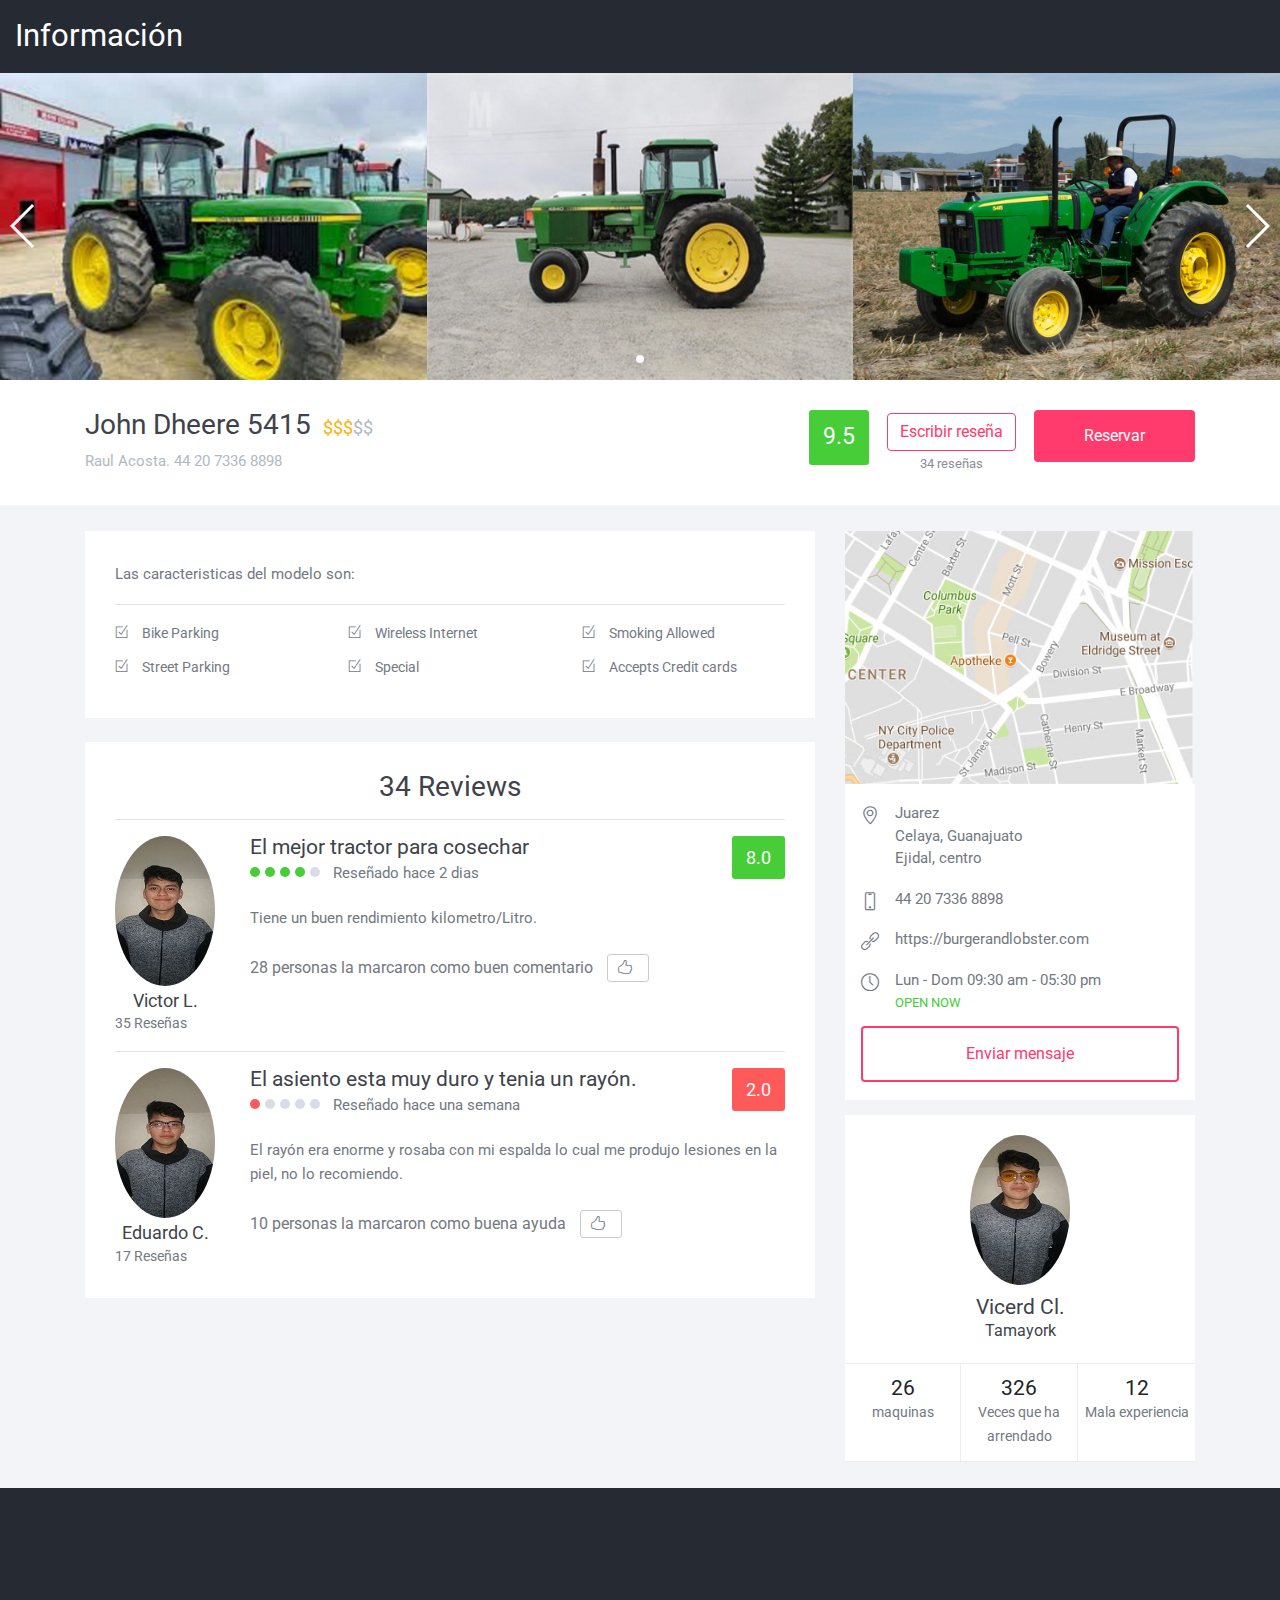
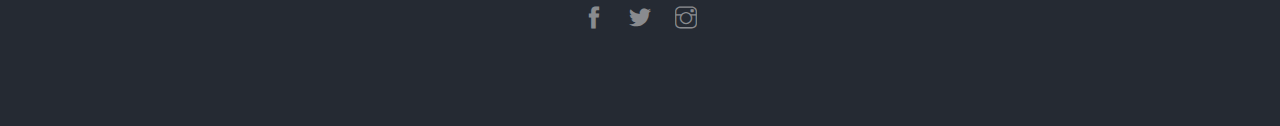
<file: detail.html>
<!DOCTYPE html>
<html lang="en">

<head>
    <!-- Required meta tags -->
    <meta charset="utf-8">
    <meta http-equiv="X-UA-Compatible" content="IE=edge">
    <meta name="viewport" content="width=device-width, initial-scale=1, shrink-to-fit=no">
    <meta name="author" content="Colorlib">
    <meta name="description" content="#">
    <meta name="keywords" content="#">
    <!-- Favicons -->
    <link rel="shortcut icon" href="#">
    <!-- Page Title -->
    <title>Listing &amp; Directory Website Template</title>
    <!-- Bootstrap CSS -->
    <link rel="stylesheet" href="css/bootstrap.min.css">
    <!-- Google Fonts -->
    <link href="https://fonts.googleapis.com/css?family=Roboto:300,400,400i,500,700,900" rel="stylesheet">
    <!-- Simple line Icon -->
    <link rel="stylesheet" href="css/simple-line-icons.css">
    <!-- Themify Icon -->
    <link rel="stylesheet" href="css/themify-icons.css">
    <!-- Hover Effects -->
    <link rel="stylesheet" href="css/set1.css">
    <!-- Swipper Slider -->
    <link rel="stylesheet" href="css/swiper.min.css">
    <!-- Magnific Popup CSS -->
    <link rel="stylesheet" href="css/magnific-popup.css">
    <!-- Main CSS -->
    <link rel="stylesheet" href="css/style.css">
</head>

<body>
    <!--============================= HEADER =============================-->
    <div class="dark-bg sticky-top">
        <div class="container-fluid">
            <div class="row">
                <div class="col-md-12">
                    <nav class="navbar navbar-expand-lg navbar-light">
                        <a class="navbar-brand" href="index.html">Información</a>
                        <button class="navbar-toggler" type="button" data-toggle="collapse" data-target="#navbarNavDropdown" aria-controls="navbarNavDropdown" aria-expanded="false" aria-label="Toggle navigation">
              <span class="icon-menu"></span>
            </button>
                    </nav>
                </div>
            </div>
        </div>
    </div>
    <!--//END HEADER -->
    <!--============================= BOOKING =============================-->
    <div>
        <!-- Swiper -->
        <div class="swiper-container">
            <div class="swiper-wrapper">

                <div class="swiper-slide">
                    <a href="images/reserve-slide2.jpg" class="grid image-link">
                        <img src="images/john deere 5415.jfif" class="img-fluid" alt="#">
                    </a>
                </div>
                <div class="swiper-slide">
                    <a href="images/reserve-slide1.jpg" class="grid image-link">
                        <img src="images/john deere 5415 (2).jfif" class="img-fluid" alt="#">
                    </a>
                </div>
                <div class="swiper-slide">
                    <a href="images/reserve-slide3.jpg" class="grid image-link">
                        <img src="images/john deere 5415 (3).jpg" class="img-fluid" alt="#">
                    </a>
                </div>
            </div>
            <!-- Add Pagination -->
            <div class="swiper-pagination swiper-pagination-white"></div>
            <!-- Add Arrows -->
            <div class="swiper-button-next swiper-button-white"></div>
            <div class="swiper-button-prev swiper-button-white"></div>
        </div>
    </div>
    <!--//END BOOKING -->
    <!--============================= RESERVE A SEAT =============================-->
    <section class="reserve-block">
        <div class="container">
            <div class="row">
                <div class="col-md-6">
                    <h5>John Dheere 5415</h5>
                    <p><span>$$$</span>$$</p> <br>
                    <p class="reserve-description">Raul Acosta. 44 20 7336 8898</p>
                </div>
                <div class="col-md-6">
                    <div class="reserve-seat-block">
                        <div class="reserve-rating">
                            <span>9.5</span>
                        </div>
                        <div class="review-btn">
                            <a href="#" class="btn btn-outline-danger">Escribir reseña</a>
                            <span>34 reseñas</span>
                        </div>
                        <div class="reserve-btn">
                            <div class="featured-btn-wrap">
                                <a href="#" class="btn btn-danger">Reservar</a>
                            </div>
                        </div>
                    </div>
                </div>
            </div>
        </div>
    </section>
    <!--//END RESERVE A SEAT -->
    <!--============================= BOOKING DETAILS =============================-->
    <section class="light-bg booking-details_wrap">
        <div class="container">
            <div class="row">
                <div class="col-md-8 responsive-wrap">
                    <div class="booking-checkbox_wrap">
                        <div class="booking-checkbox">
                            <p>Las caracteristicas del modelo son:</p>
                            <hr>
                        </div>
                        <div class="row">
                            <div class="col-md-4">
                                <label class="custom-checkbox">
                        <span class="ti-check-box"></span>
                        <span class="custom-control-description">Bike Parking</span>
                      </label> </div>
                            <div class="col-md-4">
                                <label class="custom-checkbox">
                       <span class="ti-check-box"></span>
                       <span class="custom-control-description">Wireless Internet  </span>
                     </label>
                            </div>
                            <div class="col-md-4">
                                <label class="custom-checkbox">
                     <span class="ti-check-box"></span>
                     <span class="custom-control-description">Smoking Allowed  </span>
                   </label> </div>
                            <div class="col-md-4">
                                <label class="custom-checkbox">
                    <span class="ti-check-box"></span>
                    <span class="custom-control-description">Street Parking</span>
                  </label>
                            </div>
                            <div class="col-md-4">
                                <label class="custom-checkbox">
                   <span class="ti-check-box"></span>
                   <span class="custom-control-description">Special</span>
                 </label> </div>
                            <div class="col-md-4">
                                <label class="custom-checkbox">
                  <span class="ti-check-box"></span>
                  <span class="custom-control-description">Accepts Credit cards</span>
                </label>
                            </div>
                        </div>
                    </div>
                    <div class="booking-checkbox_wrap mt-4">
                        <h5>34 Reviews</h5>
                        <hr>
                        <div class="customer-review_wrap">
                            <div class="customer-img">
                                <img src="images/1.jpeg" class="img-fluid" alt="#">
                                <p>Victor L.</p>
                                <span>35 Reseñas</span>
                            </div>
                            <div class="customer-content-wrap">
                                <div class="customer-content">
                                    <div class="customer-review">
                                        <h6>El mejor tractor para cosechar</h6>
                                        <span></span>
                                        <span></span>
                                        <span></span>
                                        <span></span>
                                        <span class="round-icon-blank"></span>
                                        <p>Reseñado hace 2 dias</p>
                                    </div>
                                    <div class="customer-rating">8.0</div>
                                </div>
                                <p class="customer-text">
                                  Tiene un buen rendimiento kilometro/Litro.
                                </p>
                                <span>28 personas la marcaron como buen comentario</span>
                                <a href="#"><span class="icon-like"></span></a>
                            </div>
                        </div>
                        <hr>
                        <div class="customer-review_wrap">
                            <div class="customer-img">
                                <img src="images/2.jpeg" class="img-fluid" alt="#">
                                <p>Eduardo C.</p>
                                <span>17 Reseñas</span>
                            </div>
                            <div class="customer-content-wrap">
                                <div class="customer-content">
                                    <div class="customer-review">
                                        <h6>El asiento esta muy duro y tenia un rayón.</h6>
                                        <span class="customer-rating-red"></span>
                                        <span class="round-icon-blank"></span>
                                        <span class="round-icon-blank"></span>
                                        <span class="round-icon-blank"></span>
                                        <span class="round-icon-blank"></span>
                                        <p>Reseñado hace una semana</p>
                                    </div>
                                    <div class="customer-rating customer-rating-red">2.0</div>
                                </div>
                                <p class="customer-text">El rayón era enorme y rosaba con mi espalda lo cual me produjo lesiones en la piel, no lo recomiendo.</p>
                                <span>10 personas la marcaron como buena ayuda</span>
                                <a href="#"><span class="icon-like"></span></a>
                            </div>
                        </div>
                    </div>
                </div>
                <div class="col-md-4 responsive-wrap">
                    <div class="contact-info">
                        <img src="images/map.jpg" class="img-fluid" alt="#">
                        <div class="address">
                            <span class="icon-location-pin"></span>
                            <p> Juarez<br> Celaya, Guanajuato<br> Ejidal, centro</p>
                        </div>
                        <div class="address">
                            <span class="icon-screen-smartphone"></span>
                            <p> 44 20 7336 8898</p>
                        </div>
                        <div class="address">
                            <span class="icon-link"></span>
                            <p>https://burgerandlobster.com</p>
                        </div>
                        <div class="address">
                            <span class="icon-clock"></span>
                            <p>Lun - Dom 09:30 am - 05:30 pm <br>
                                <span class="open-now">OPEN NOW</span></p>
                        </div>
                        <a href="#" class="btn btn-outline-danger btn-contact">Enviar mensaje</a>
                    </div>
                    <div class="follow">
                        <div class="follow-img">
                            <img src="images/3.jpeg" class="img-fluid" alt="#">
                            <h6>Vicerd Cl.</h6>
                            <span>Tamayork</span>
                        </div>
                        <ul class="social-counts">
                            <li>
                                <h6>26</h6>
                                <span>maquinas</span>
                            </li>
                            <li>
                                <h6>326</h6>
                                <span>Veces que ha arrendado</span>
                            </li>
                            <li>
                                <h6>12</h6>
                                <span>Mala experiencia</span>
                            </li>
                        </ul>
                    </div>
                </div>
            </div>
        </div>
    </section>
    <!--//END BOOKING DETAILS -->
    <!--============================= FOOTER =============================-->
    <footer class="main-block dark-bg">
        <div class="container">
            <div class="row">
                <div class="col-md-12">
                    <div class="copyright">
                        <ul>
                            <li><a href="#"><span class="ti-facebook"></span></a></li>
                            <li><a href="#"><span class="ti-twitter-alt"></span></a></li>
                            <li><a href="#"><span class="ti-instagram"></span></a></li>
                        </ul>
                    </div>
                </div>
            </div>
        </div>
    </footer>
    <!--//END FOOTER -->




    <!-- jQuery, Bootstrap JS. -->
    <!-- jQuery first, then Popper.js, then Bootstrap JS -->
    <script src="js/jquery-3.2.1.min.js"></script>
    <script src="js/popper.min.js"></script>
    <script src="js/bootstrap.min.js"></script>
    <!-- Magnific popup JS -->
    <script src="js/jquery.magnific-popup.js"></script>
    <!-- Swipper Slider JS -->
    <script src="js/swiper.min.js"></script>
    <script>
        var swiper = new Swiper('.swiper-container', {
            slidesPerView: 3,
            slidesPerGroup: 3,
            loop: true,
            loopFillGroupWithBlank: true,
            pagination: {
                el: '.swiper-pagination',
                clickable: true,
            },
            navigation: {
                nextEl: '.swiper-button-next',
                prevEl: '.swiper-button-prev',
            },
        });
    </script>
    <script>
        if ($('.image-link').length) {
            $('.image-link').magnificPopup({
                type: 'image',
                gallery: {
                    enabled: true
                }
            });
        }
        if ($('.image-link2').length) {
            $('.image-link2').magnificPopup({
                type: 'image',
                gallery: {
                    enabled: true
                }
            });
        }
    </script>
</body>

</html>
</file>
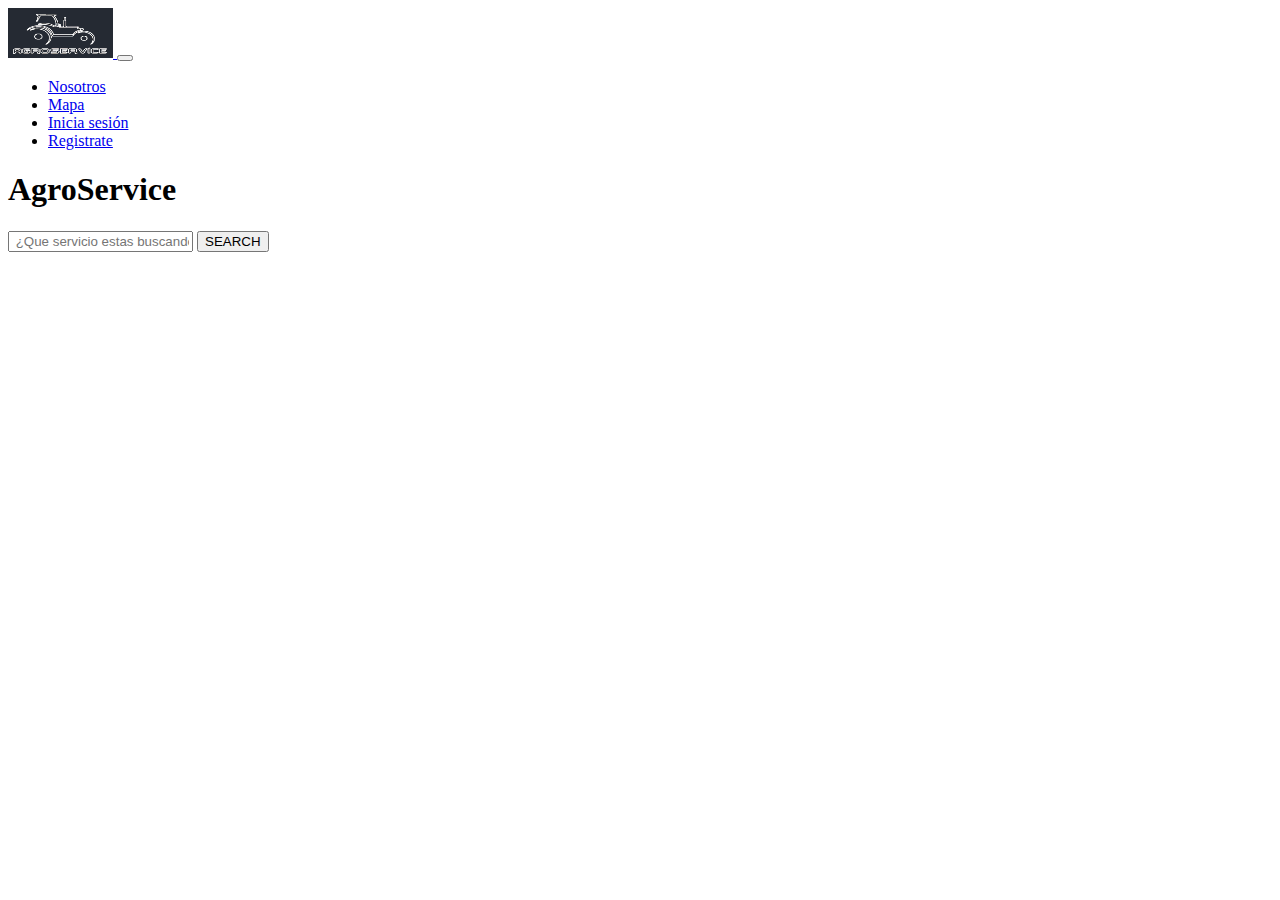
<file: map.html>
<!DOCTYPE html>
<html>
  <head>
    <meta name="viewport" content="width=device-width, initial-scale=1.0, maximum-scale=1.0, user-scalable=yes">
    <meta http-equiv="Content-type" content="text/html;charset=UTF-8">

    <title>DOM Marker</title>
    <link rel="stylesheet" type="text/css" href="https://js.api.here.com/v3/3.1/mapsjs-ui.css" />
    <script type="text/javascript" src="https://js.api.here.com/v3/3.1/mapsjs-core.js"></script>
    <script type="text/javascript" src="https://js.api.here.com/v3/3.1/mapsjs-service.js"></script>
    <script type="text/javascript" src="https://js.api.here.com/v3/3.1/mapsjs-ui.js"></script>
    <script type="text/javascript" src="https://js.api.here.com/v3/3.1/mapsjs-mapevents.js"></script></head>
  <body id="markers-on-the-map">
    <div class="nav-menu">
        <div class="bg transition">
            <div class="container-fluid fixed is-sticky">
                <div class="row ">
                    <div class="col-md-12">
                        <nav class="navbar navbar-expand-lg navbar-light">
                            <a class="navbar-brand" href="index.html"> <img src="./images/Logo.png" alt="AgroService" width="105" height="50" > </a>
                            <button class="navbar-toggler" type="button" data-toggle="collapse" data-target="#navbarNavDropdown" aria-controls="navbarNavDropdown" aria-expanded="false" aria-label="Toggle navigation">
                <span class="icon-menu"></span>
              </button>
                            <div class="collapse navbar-collapse justify-content-end is-sticky" id="navbarNavDropdown">
                                <ul class="navbar-nav">
                                  <li class="nav-item">
                                      <a class="nav-link" href="#">Nosotros</a>
                                  </li>
                                  <li class="nav-item">
                                      <a class="nav-link" href="./map.html">Mapa</a>
                                  </li>
                                    <li class="nav-item active">
                                        <a class="nav-link" href="#">Inicia sesión</a>
                                    </li>
                                    <li class="nav-item">
                                        <a class="nav-link" href="#">Registrate</a>
                                    </li>
                                </ul>
                            </div>
                        </nav>
                    </div>
                </div>
            </div>
        </div>
    </div>
    <!-- SLIDER -->
    <section class="slider d-flex align-items-center">
        <!-- <img src="images/slider.jpg" class="img-fluid" alt="#"> -->
        <div class="container">
            <div class="row d-flex justify-content-center">
                <div class="col-md-12">
                    <div class="slider-title_box">
                        <div class="row">
                            <div class="col-md-12">
                                <div class="slider-content_wrap">
                                    <h1>AgroService</h1>
                                    <h5></h5>
                                </div>
                            </div>
                        </div>
                        <div class="row d-flex justify-content-center">
                            <div class="col-md-10">
                                <form class="form-wrap mt-4">
                                    <div class="btn-group" role="group" aria-label="Basic example">
                                        <input type="text" placeholder=" ¿Que servicio estas buscando?" class="btn-lg btn-block">
                                        <button type="submit" class="btn-form"><span class="icon-magnifier search-icon"></span>SEARCH<i class="pe-7s-angle-right"></i></button>
                                    </div>
                                </form>

                            </div>
                        </div>
                    </div>
                </div>
            </div>
        </div>
    </section>
    <!--// SLIDER -->
    <div style="width: 640px; height: 480px" id="map"></div>
    <script type="text/javascript" src='./js/map.js'></script>
  </body>
</html>
</file>
<file: css/simple-line-icons.css>
@font-face {
  font-family: 'simple-line-icons';
  src: url('../fonts/Simple-Line-Icons.eot?v=2.4.0');
  src: url('../fonts/Simple-Line-Icons.eot?v=2.4.0#iefix') format('embedded-opentype'), url('../fonts/Simple-Line-Icons.woff2?v=2.4.0') format('woff2'), url('../fonts/Simple-Line-Icons.ttf?v=2.4.0') format('truetype'), url('../fonts/Simple-Line-Icons.woff?v=2.4.0') format('woff'), url('../fonts/Simple-Line-Icons.svg?v=2.4.0#simple-line-icons') format('svg');
  font-weight: normal;
  font-style: normal;
}
/*
 Use the following CSS code if you want to have a class per icon.
 Instead of a list of all class selectors, you can use the generic [class*="icon-"] selector, but it's slower:
*/
.icon-user,
.icon-people,
.icon-user-female,
.icon-user-follow,
.icon-user-following,
.icon-user-unfollow,
.icon-login,
.icon-logout,
.icon-emotsmile,
.icon-phone,
.icon-call-end,
.icon-call-in,
.icon-call-out,
.icon-map,
.icon-location-pin,
.icon-direction,
.icon-directions,
.icon-compass,
.icon-layers,
.icon-menu,
.icon-list,
.icon-options-vertical,
.icon-options,
.icon-arrow-down,
.icon-arrow-left,
.icon-arrow-right,
.icon-arrow-up,
.icon-arrow-up-circle,
.icon-arrow-left-circle,
.icon-arrow-right-circle,
.icon-arrow-down-circle,
.icon-check,
.icon-clock,
.icon-plus,
.icon-minus,
.icon-close,
.icon-event,
.icon-exclamation,
.icon-organization,
.icon-trophy,
.icon-screen-smartphone,
.icon-screen-desktop,
.icon-plane,
.icon-notebook,
.icon-mustache,
.icon-mouse,
.icon-magnet,
.icon-energy,
.icon-disc,
.icon-cursor,
.icon-cursor-move,
.icon-crop,
.icon-chemistry,
.icon-speedometer,
.icon-shield,
.icon-screen-tablet,
.icon-magic-wand,
.icon-hourglass,
.icon-graduation,
.icon-ghost,
.icon-game-controller,
.icon-fire,
.icon-eyeglass,
.icon-envelope-open,
.icon-envelope-letter,
.icon-bell,
.icon-badge,
.icon-anchor,
.icon-wallet,
.icon-vector,
.icon-speech,
.icon-puzzle,
.icon-printer,
.icon-present,
.icon-playlist,
.icon-pin,
.icon-picture,
.icon-handbag,
.icon-globe-alt,
.icon-globe,
.icon-folder-alt,
.icon-folder,
.icon-film,
.icon-feed,
.icon-drop,
.icon-drawer,
.icon-docs,
.icon-doc,
.icon-diamond,
.icon-cup,
.icon-calculator,
.icon-bubbles,
.icon-briefcase,
.icon-book-open,
.icon-basket-loaded,
.icon-basket,
.icon-bag,
.icon-action-undo,
.icon-action-redo,
.icon-wrench,
.icon-umbrella,
.icon-trash,
.icon-tag,
.icon-support,
.icon-frame,
.icon-size-fullscreen,
.icon-size-actual,
.icon-shuffle,
.icon-share-alt,
.icon-share,
.icon-rocket,
.icon-question,
.icon-pie-chart,
.icon-pencil,
.icon-note,
.icon-loop,
.icon-home,
.icon-grid,
.icon-graph,
.icon-microphone,
.icon-music-tone-alt,
.icon-music-tone,
.icon-earphones-alt,
.icon-earphones,
.icon-equalizer,
.icon-like,
.icon-dislike,
.icon-control-start,
.icon-control-rewind,
.icon-control-play,
.icon-control-pause,
.icon-control-forward,
.icon-control-end,
.icon-volume-1,
.icon-volume-2,
.icon-volume-off,
.icon-calendar,
.icon-bulb,
.icon-chart,
.icon-ban,
.icon-bubble,
.icon-camrecorder,
.icon-camera,
.icon-cloud-download,
.icon-cloud-upload,
.icon-envelope,
.icon-eye,
.icon-flag,
.icon-heart,
.icon-info,
.icon-key,
.icon-link,
.icon-lock,
.icon-lock-open,
.icon-magnifier,
.icon-magnifier-add,
.icon-magnifier-remove,
.icon-paper-clip,
.icon-paper-plane,
.icon-power,
.icon-refresh,
.icon-reload,
.icon-settings,
.icon-star,
.icon-symbol-female,
.icon-symbol-male,
.icon-target,
.icon-credit-card,
.icon-paypal,
.icon-social-tumblr,
.icon-social-twitter,
.icon-social-facebook,
.icon-social-instagram,
.icon-social-linkedin,
.icon-social-pinterest,
.icon-social-github,
.icon-social-google,
.icon-social-reddit,
.icon-social-skype,
.icon-social-dribbble,
.icon-social-behance,
.icon-social-foursqare,
.icon-social-soundcloud,
.icon-social-spotify,
.icon-social-stumbleupon,
.icon-social-youtube,
.icon-social-dropbox,
.icon-social-vkontakte,
.icon-social-steam {
  font-family: 'simple-line-icons';
  speak: none;
  font-style: normal;
  font-weight: normal;
  font-variant: normal;
  text-transform: none;
  line-height: 1;
  /* Better Font Rendering =========== */
  -webkit-font-smoothing: antialiased;
  -moz-osx-font-smoothing: grayscale;
}
.icon-user:before {
  content: "\e005";
}
.icon-people:before {
  content: "\e001";
}
.icon-user-female:before {
  content: "\e000";
}
.icon-user-follow:before {
  content: "\e002";
}
.icon-user-following:before {
  content: "\e003";
}
.icon-user-unfollow:before {
  content: "\e004";
}
.icon-login:before {
  content: "\e066";
}
.icon-logout:before {
  content: "\e065";
}
.icon-emotsmile:before {
  content: "\e021";
}
.icon-phone:before {
  content: "\e600";
}
.icon-call-end:before {
  content: "\e048";
}
.icon-call-in:before {
  content: "\e047";
}
.icon-call-out:before {
  content: "\e046";
}
.icon-map:before {
  content: "\e033";
}
.icon-location-pin:before {
  content: "\e096";
}
.icon-direction:before {
  content: "\e042";
}
.icon-directions:before {
  content: "\e041";
}
.icon-compass:before {
  content: "\e045";
}
.icon-layers:before {
  content: "\e034";
}
.icon-menu:before {
  content: "\e601";
}
.icon-list:before {
  content: "\e067";
}
.icon-options-vertical:before {
  content: "\e602";
}
.icon-options:before {
  content: "\e603";
}
.icon-arrow-down:before {
  content: "\e604";
}
.icon-arrow-left:before {
  content: "\e605";
}
.icon-arrow-right:before {
  content: "\e606";
}
.icon-arrow-up:before {
  content: "\e607";
}
.icon-arrow-up-circle:before {
  content: "\e078";
}
.icon-arrow-left-circle:before {
  content: "\e07a";
}
.icon-arrow-right-circle:before {
  content: "\e079";
}
.icon-arrow-down-circle:before {
  content: "\e07b";
}
.icon-check:before {
  content: "\e080";
}
.icon-clock:before {
  content: "\e081";
}
.icon-plus:before {
  content: "\e095";
}
.icon-minus:before {
  content: "\e615";
}
.icon-close:before {
  content: "\e082";
}
.icon-event:before {
  content: "\e619";
}
.icon-exclamation:before {
  content: "\e617";
}
.icon-organization:before {
  content: "\e616";
}
.icon-trophy:before {
  content: "\e006";
}
.icon-screen-smartphone:before {
  content: "\e010";
}
.icon-screen-desktop:before {
  content: "\e011";
}
.icon-plane:before {
  content: "\e012";
}
.icon-notebook:before {
  content: "\e013";
}
.icon-mustache:before {
  content: "\e014";
}
.icon-mouse:before {
  content: "\e015";
}
.icon-magnet:before {
  content: "\e016";
}
.icon-energy:before {
  content: "\e020";
}
.icon-disc:before {
  content: "\e022";
}
.icon-cursor:before {
  content: "\e06e";
}
.icon-cursor-move:before {
  content: "\e023";
}
.icon-crop:before {
  content: "\e024";
}
.icon-chemistry:before {
  content: "\e026";
}
.icon-speedometer:before {
  content: "\e007";
}
.icon-shield:before {
  content: "\e00e";
}
.icon-screen-tablet:before {
  content: "\e00f";
}
.icon-magic-wand:before {
  content: "\e017";
}
.icon-hourglass:before {
  content: "\e018";
}
.icon-graduation:before {
  content: "\e019";
}
.icon-ghost:before {
  content: "\e01a";
}
.icon-game-controller:before {
  content: "\e01b";
}
.icon-fire:before {
  content: "\e01c";
}
.icon-eyeglass:before {
  content: "\e01d";
}
.icon-envelope-open:before {
  content: "\e01e";
}
.icon-envelope-letter:before {
  content: "\e01f";
}
.icon-bell:before {
  content: "\e027";
}
.icon-badge:before {
  content: "\e028";
}
.icon-anchor:before {
  content: "\e029";
}
.icon-wallet:before {
  content: "\e02a";
}
.icon-vector:before {
  content: "\e02b";
}
.icon-speech:before {
  content: "\e02c";
}
.icon-puzzle:before {
  content: "\e02d";
}
.icon-printer:before {
  content: "\e02e";
}
.icon-present:before {
  content: "\e02f";
}
.icon-playlist:before {
  content: "\e030";
}
.icon-pin:before {
  content: "\e031";
}
.icon-picture:before {
  content: "\e032";
}
.icon-handbag:before {
  content: "\e035";
}
.icon-globe-alt:before {
  content: "\e036";
}
.icon-globe:before {
  content: "\e037";
}
.icon-folder-alt:before {
  content: "\e039";
}
.icon-folder:before {
  content: "\e089";
}
.icon-film:before {
  content: "\e03a";
}
.icon-feed:before {
  content: "\e03b";
}
.icon-drop:before {
  content: "\e03e";
}
.icon-drawer:before {
  content: "\e03f";
}
.icon-docs:before {
  content: "\e040";
}
.icon-doc:before {
  content: "\e085";
}
.icon-diamond:before {
  content: "\e043";
}
.icon-cup:before {
  content: "\e044";
}
.icon-calculator:before {
  content: "\e049";
}
.icon-bubbles:before {
  content: "\e04a";
}
.icon-briefcase:before {
  content: "\e04b";
}
.icon-book-open:before {
  content: "\e04c";
}
.icon-basket-loaded:before {
  content: "\e04d";
}
.icon-basket:before {
  content: "\e04e";
}
.icon-bag:before {
  content: "\e04f";
}
.icon-action-undo:before {
  content: "\e050";
}
.icon-action-redo:before {
  content: "\e051";
}
.icon-wrench:before {
  content: "\e052";
}
.icon-umbrella:before {
  content: "\e053";
}
.icon-trash:before {
  content: "\e054";
}
.icon-tag:before {
  content: "\e055";
}
.icon-support:before {
  content: "\e056";
}
.icon-frame:before {
  content: "\e038";
}
.icon-size-fullscreen:before {
  content: "\e057";
}
.icon-size-actual:before {
  content: "\e058";
}
.icon-shuffle:before {
  content: "\e059";
}
.icon-share-alt:before {
  content: "\e05a";
}
.icon-share:before {
  content: "\e05b";
}
.icon-rocket:before {
  content: "\e05c";
}
.icon-question:before {
  content: "\e05d";
}
.icon-pie-chart:before {
  content: "\e05e";
}
.icon-pencil:before {
  content: "\e05f";
}
.icon-note:before {
  content: "\e060";
}
.icon-loop:before {
  content: "\e064";
}
.icon-home:before {
  content: "\e069";
}
.icon-grid:before {
  content: "\e06a";
}
.icon-graph:before {
  content: "\e06b";
}
.icon-microphone:before {
  content: "\e063";
}
.icon-music-tone-alt:before {
  content: "\e061";
}
.icon-music-tone:before {
  content: "\e062";
}
.icon-earphones-alt:before {
  content: "\e03c";
}
.icon-earphones:before {
  content: "\e03d";
}
.icon-equalizer:before {
  content: "\e06c";
}
.icon-like:before {
  content: "\e068";
}
.icon-dislike:before {
  content: "\e06d";
}
.icon-control-start:before {
  content: "\e06f";
}
.icon-control-rewind:before {
  content: "\e070";
}
.icon-control-play:before {
  content: "\e071";
}
.icon-control-pause:before {
  content: "\e072";
}
.icon-control-forward:before {
  content: "\e073";
}
.icon-control-end:before {
  content: "\e074";
}
.icon-volume-1:before {
  content: "\e09f";
}
.icon-volume-2:before {
  content: "\e0a0";
}
.icon-volume-off:before {
  content: "\e0a1";
}
.icon-calendar:before {
  content: "\e075";
}
.icon-bulb:before {
  content: "\e076";
}
.icon-chart:before {
  content: "\e077";
}
.icon-ban:before {
  content: "\e07c";
}
.icon-bubble:before {
  content: "\e07d";
}
.icon-camrecorder:before {
  content: "\e07e";
}
.icon-camera:before {
  content: "\e07f";
}
.icon-cloud-download:before {
  content: "\e083";
}
.icon-cloud-upload:before {
  content: "\e084";
}
.icon-envelope:before {
  content: "\e086";
}
.icon-eye:before {
  content: "\e087";
}
.icon-flag:before {
  content: "\e088";
}
.icon-heart:before {
  content: "\e08a";
}
.icon-info:before {
  content: "\e08b";
}
.icon-key:before {
  content: "\e08c";
}
.icon-link:before {
  content: "\e08d";
}
.icon-lock:before {
  content: "\e08e";
}
.icon-lock-open:before {
  content: "\e08f";
}
.icon-magnifier:before {
  content: "\e090";
}
.icon-magnifier-add:before {
  content: "\e091";
}
.icon-magnifier-remove:before {
  content: "\e092";
}
.icon-paper-clip:before {
  content: "\e093";
}
.icon-paper-plane:before {
  content: "\e094";
}
.icon-power:before {
  content: "\e097";
}
.icon-refresh:before {
  content: "\e098";
}
.icon-reload:before {
  content: "\e099";
}
.icon-settings:before {
  content: "\e09a";
}
.icon-star:before {
  content: "\e09b";
}
.icon-symbol-female:before {
  content: "\e09c";
}
.icon-symbol-male:before {
  content: "\e09d";
}
.icon-target:before {
  content: "\e09e";
}
.icon-credit-card:before {
  content: "\e025";
}
.icon-paypal:before {
  content: "\e608";
}
.icon-social-tumblr:before {
  content: "\e00a";
}
.icon-social-twitter:before {
  content: "\e009";
}
.icon-social-facebook:before {
  content: "\e00b";
}
.icon-social-instagram:before {
  content: "\e609";
}
.icon-social-linkedin:before {
  content: "\e60a";
}
.icon-social-pinterest:before {
  content: "\e60b";
}
.icon-social-github:before {
  content: "\e60c";
}
.icon-social-google:before {
  content: "\e60d";
}
.icon-social-reddit:before {
  content: "\e60e";
}
.icon-social-skype:before {
  content: "\e60f";
}
.icon-social-dribbble:before {
  content: "\e00d";
}
.icon-social-behance:before {
  content: "\e610";
}
.icon-social-foursqare:before {
  content: "\e611";
}
.icon-social-soundcloud:before {
  content: "\e612";
}
.icon-social-spotify:before {
  content: "\e613";
}
.icon-social-stumbleupon:before {
  content: "\e614";
}
.icon-social-youtube:before {
  content: "\e008";
}
.icon-social-dropbox:before {
  content: "\e00c";
}
.icon-social-vkontakte:before {
  content: "\e618";
}
.icon-social-steam:before {
  content: "\e620";
}
</file>
<file: css/themify-icons.css>
@font-face {
	font-family: 'themify';
	src:url('../fonts/themify.eot?-fvbane');
	src:url('../fonts/themify.eot?#iefix-fvbane') format('embedded-opentype'),
	url('../fonts/themify.woff?-fvbane') format('woff'),
	url('../fonts/themify.ttf?-fvbane') format('truetype'),
	url('../fonts/themify.svg?-fvbane#themify') format('svg');
	font-weight: normal;
	font-style: normal;
}

[class^="ti-"], [class*=" ti-"] {
	font-family: 'themify';
	speak: none;
	font-style: normal;
	font-weight: normal;
	font-variant: normal;
	text-transform: none;
	line-height: 1;

	/* Better Font Rendering =========== */
	-webkit-font-smoothing: antialiased;
	-moz-osx-font-smoothing: grayscale;
}

.ti-wand:before {
	content: "\e600";
}
.ti-volume:before {
	content: "\e601";
}
.ti-user:before {
	content: "\e602";
}
.ti-unlock:before {
	content: "\e603";
}
.ti-unlink:before {
	content: "\e604";
}
.ti-trash:before {
	content: "\e605";
}
.ti-thought:before {
	content: "\e606";
}
.ti-target:before {
	content: "\e607";
}
.ti-tag:before {
	content: "\e608";
}
.ti-tablet:before {
	content: "\e609";
}
.ti-star:before {
	content: "\e60a";
}
.ti-spray:before {
	content: "\e60b";
}
.ti-signal:before {
	content: "\e60c";
}
.ti-shopping-cart:before {
	content: "\e60d";
}
.ti-shopping-cart-full:before {
	content: "\e60e";
}
.ti-settings:before {
	content: "\e60f";
}
.ti-search:before {
	content: "\e610";
}
.ti-zoom-in:before {
	content: "\e611";
}
.ti-zoom-out:before {
	content: "\e612";
}
.ti-cut:before {
	content: "\e613";
}
.ti-ruler:before {
	content: "\e614";
}
.ti-ruler-pencil:before {
	content: "\e615";
}
.ti-ruler-alt:before {
	content: "\e616";
}
.ti-bookmark:before {
	content: "\e617";
}
.ti-bookmark-alt:before {
	content: "\e618";
}
.ti-reload:before {
	content: "\e619";
}
.ti-plus:before {
	content: "\e61a";
}
.ti-pin:before {
	content: "\e61b";
}
.ti-pencil:before {
	content: "\e61c";
}
.ti-pencil-alt:before {
	content: "\e61d";
}
.ti-paint-roller:before {
	content: "\e61e";
}
.ti-paint-bucket:before {
	content: "\e61f";
}
.ti-na:before {
	content: "\e620";
}
.ti-mobile:before {
	content: "\e621";
}
.ti-minus:before {
	content: "\e622";
}
.ti-medall:before {
	content: "\e623";
}
.ti-medall-alt:before {
	content: "\e624";
}
.ti-marker:before {
	content: "\e625";
}
.ti-marker-alt:before {
	content: "\e626";
}
.ti-arrow-up:before {
	content: "\e627";
}
.ti-arrow-right:before {
	content: "\e628";
}
.ti-arrow-left:before {
	content: "\e629";
}
.ti-arrow-down:before {
	content: "\e62a";
}
.ti-lock:before {
	content: "\e62b";
}
.ti-location-arrow:before {
	content: "\e62c";
}
.ti-link:before {
	content: "\e62d";
}
.ti-layout:before {
	content: "\e62e";
}
.ti-layers:before {
	content: "\e62f";
}
.ti-layers-alt:before {
	content: "\e630";
}
.ti-key:before {
	content: "\e631";
}
.ti-import:before {
	content: "\e632";
}
.ti-image:before {
	content: "\e633";
}
.ti-heart:before {
	content: "\e634";
}
.ti-heart-broken:before {
	content: "\e635";
}
.ti-hand-stop:before {
	content: "\e636";
}
.ti-hand-open:before {
	content: "\e637";
}
.ti-hand-drag:before {
	content: "\e638";
}
.ti-folder:before {
	content: "\e639";
}
.ti-flag:before {
	content: "\e63a";
}
.ti-flag-alt:before {
	content: "\e63b";
}
.ti-flag-alt-2:before {
	content: "\e63c";
}
.ti-eye:before {
	content: "\e63d";
}
.ti-export:before {
	content: "\e63e";
}
.ti-exchange-vertical:before {
	content: "\e63f";
}
.ti-desktop:before {
	content: "\e640";
}
.ti-cup:before {
	content: "\e641";
}
.ti-crown:before {
	content: "\e642";
}
.ti-comments:before {
	content: "\e643";
}
.ti-comment:before {
	content: "\e644";
}
.ti-comment-alt:before {
	content: "\e645";
}
.ti-close:before {
	content: "\e646";
}
.ti-clip:before {
	content: "\e647";
}
.ti-angle-up:before {
	content: "\e648";
}
.ti-angle-right:before {
	content: "\e649";
}
.ti-angle-left:before {
	content: "\e64a";
}
.ti-angle-down:before {
	content: "\e64b";
}
.ti-check:before {
	content: "\e64c";
}
.ti-check-box:before {
	content: "\e64d";
}
.ti-camera:before {
	content: "\e64e";
}
.ti-announcement:before {
	content: "\e64f";
}
.ti-brush:before {
	content: "\e650";
}
.ti-briefcase:before {
	content: "\e651";
}
.ti-bolt:before {
	content: "\e652";
}
.ti-bolt-alt:before {
	content: "\e653";
}
.ti-blackboard:before {
	content: "\e654";
}
.ti-bag:before {
	content: "\e655";
}
.ti-move:before {
	content: "\e656";
}
.ti-arrows-vertical:before {
	content: "\e657";
}
.ti-arrows-horizontal:before {
	content: "\e658";
}
.ti-fullscreen:before {
	content: "\e659";
}
.ti-arrow-top-right:before {
	content: "\e65a";
}
.ti-arrow-top-left:before {
	content: "\e65b";
}
.ti-arrow-circle-up:before {
	content: "\e65c";
}
.ti-arrow-circle-right:before {
	content: "\e65d";
}
.ti-arrow-circle-left:before {
	content: "\e65e";
}
.ti-arrow-circle-down:before {
	content: "\e65f";
}
.ti-angle-double-up:before {
	content: "\e660";
}
.ti-angle-double-right:before {
	content: "\e661";
}
.ti-angle-double-left:before {
	content: "\e662";
}
.ti-angle-double-down:before {
	content: "\e663";
}
.ti-zip:before {
	content: "\e664";
}
.ti-world:before {
	content: "\e665";
}
.ti-wheelchair:before {
	content: "\e666";
}
.ti-view-list:before {
	content: "\e667";
}
.ti-view-list-alt:before {
	content: "\e668";
}
.ti-view-grid:before {
	content: "\e669";
}
.ti-uppercase:before {
	content: "\e66a";
}
.ti-upload:before {
	content: "\e66b";
}
.ti-underline:before {
	content: "\e66c";
}
.ti-truck:before {
	content: "\e66d";
}
.ti-timer:before {
	content: "\e66e";
}
.ti-ticket:before {
	content: "\e66f";
}
.ti-thumb-up:before {
	content: "\e670";
}
.ti-thumb-down:before {
	content: "\e671";
}
.ti-text:before {
	content: "\e672";
}
.ti-stats-up:before {
	content: "\e673";
}
.ti-stats-down:before {
	content: "\e674";
}
.ti-split-v:before {
	content: "\e675";
}
.ti-split-h:before {
	content: "\e676";
}
.ti-smallcap:before {
	content: "\e677";
}
.ti-shine:before {
	content: "\e678";
}
.ti-shift-right:before {
	content: "\e679";
}
.ti-shift-left:before {
	content: "\e67a";
}
.ti-shield:before {
	content: "\e67b";
}
.ti-notepad:before {
	content: "\e67c";
}
.ti-server:before {
	content: "\e67d";
}
.ti-quote-right:before {
	content: "\e67e";
}
.ti-quote-left:before {
	content: "\e67f";
}
.ti-pulse:before {
	content: "\e680";
}
.ti-printer:before {
	content: "\e681";
}
.ti-power-off:before {
	content: "\e682";
}
.ti-plug:before {
	content: "\e683";
}
.ti-pie-chart:before {
	content: "\e684";
}
.ti-paragraph:before {
	content: "\e685";
}
.ti-panel:before {
	content: "\e686";
}
.ti-package:before {
	content: "\e687";
}
.ti-music:before {
	content: "\e688";
}
.ti-music-alt:before {
	content: "\e689";
}
.ti-mouse:before {
	content: "\e68a";
}
.ti-mouse-alt:before {
	content: "\e68b";
}
.ti-money:before {
	content: "\e68c";
}
.ti-microphone:before {
	content: "\e68d";
}
.ti-menu:before {
	content: "\e68e";
}
.ti-menu-alt:before {
	content: "\e68f";
}
.ti-map:before {
	content: "\e690";
}
.ti-map-alt:before {
	content: "\e691";
}
.ti-loop:before {
	content: "\e692";
}
.ti-location-pin:before {
	content: "\e693";
}
.ti-list:before {
	content: "\e694";
}
.ti-light-bulb:before {
	content: "\e695";
}
.ti-Italic:before {
	content: "\e696";
}
.ti-info:before {
	content: "\e697";
}
.ti-infinite:before {
	content: "\e698";
}
.ti-id-badge:before {
	content: "\e699";
}
.ti-hummer:before {
	content: "\e69a";
}
.ti-home:before {
	content: "\e69b";
}
.ti-help:before {
	content: "\e69c";
}
.ti-headphone:before {
	content: "\e69d";
}
.ti-harddrives:before {
	content: "\e69e";
}
.ti-harddrive:before {
	content: "\e69f";
}
.ti-gift:before {
	content: "\e6a0";
}
.ti-game:before {
	content: "\e6a1";
}
.ti-filter:before {
	content: "\e6a2";
}
.ti-files:before {
	content: "\e6a3";
}
.ti-file:before {
	content: "\e6a4";
}
.ti-eraser:before {
	content: "\e6a5";
}
.ti-envelope:before {
	content: "\e6a6";
}
.ti-download:before {
	content: "\e6a7";
}
.ti-direction:before {
	content: "\e6a8";
}
.ti-direction-alt:before {
	content: "\e6a9";
}
.ti-dashboard:before {
	content: "\e6aa";
}
.ti-control-stop:before {
	content: "\e6ab";
}
.ti-control-shuffle:before {
	content: "\e6ac";
}
.ti-control-play:before {
	content: "\e6ad";
}
.ti-control-pause:before {
	content: "\e6ae";
}
.ti-control-forward:before {
	content: "\e6af";
}
.ti-control-backward:before {
	content: "\e6b0";
}
.ti-cloud:before {
	content: "\e6b1";
}
.ti-cloud-up:before {
	content: "\e6b2";
}
.ti-cloud-down:before {
	content: "\e6b3";
}
.ti-clipboard:before {
	content: "\e6b4";
}
.ti-car:before {
	content: "\e6b5";
}
.ti-calendar:before {
	content: "\e6b6";
}
.ti-book:before {
	content: "\e6b7";
}
.ti-bell:before {
	content: "\e6b8";
}
.ti-basketball:before {
	content: "\e6b9";
}
.ti-bar-chart:before {
	content: "\e6ba";
}
.ti-bar-chart-alt:before {
	content: "\e6bb";
}
.ti-back-right:before {
	content: "\e6bc";
}
.ti-back-left:before {
	content: "\e6bd";
}
.ti-arrows-corner:before {
	content: "\e6be";
}
.ti-archive:before {
	content: "\e6bf";
}
.ti-anchor:before {
	content: "\e6c0";
}
.ti-align-right:before {
	content: "\e6c1";
}
.ti-align-left:before {
	content: "\e6c2";
}
.ti-align-justify:before {
	content: "\e6c3";
}
.ti-align-center:before {
	content: "\e6c4";
}
.ti-alert:before {
	content: "\e6c5";
}
.ti-alarm-clock:before {
	content: "\e6c6";
}
.ti-agenda:before {
	content: "\e6c7";
}
.ti-write:before {
	content: "\e6c8";
}
.ti-window:before {
	content: "\e6c9";
}
.ti-widgetized:before {
	content: "\e6ca";
}
.ti-widget:before {
	content: "\e6cb";
}
.ti-widget-alt:before {
	content: "\e6cc";
}
.ti-wallet:before {
	content: "\e6cd";
}
.ti-video-clapper:before {
	content: "\e6ce";
}
.ti-video-camera:before {
	content: "\e6cf";
}
.ti-vector:before {
	content: "\e6d0";
}
.ti-themify-logo:before {
	content: "\e6d1";
}
.ti-themify-favicon:before {
	content: "\e6d2";
}
.ti-themify-favicon-alt:before {
	content: "\e6d3";
}
.ti-support:before {
	content: "\e6d4";
}
.ti-stamp:before {
	content: "\e6d5";
}
.ti-split-v-alt:before {
	content: "\e6d6";
}
.ti-slice:before {
	content: "\e6d7";
}
.ti-shortcode:before {
	content: "\e6d8";
}
.ti-shift-right-alt:before {
	content: "\e6d9";
}
.ti-shift-left-alt:before {
	content: "\e6da";
}
.ti-ruler-alt-2:before {
	content: "\e6db";
}
.ti-receipt:before {
	content: "\e6dc";
}
.ti-pin2:before {
	content: "\e6dd";
}
.ti-pin-alt:before {
	content: "\e6de";
}
.ti-pencil-alt2:before {
	content: "\e6df";
}
.ti-palette:before {
	content: "\e6e0";
}
.ti-more:before {
	content: "\e6e1";
}
.ti-more-alt:before {
	content: "\e6e2";
}
.ti-microphone-alt:before {
	content: "\e6e3";
}
.ti-magnet:before {
	content: "\e6e4";
}
.ti-line-double:before {
	content: "\e6e5";
}
.ti-line-dotted:before {
	content: "\e6e6";
}
.ti-line-dashed:before {
	content: "\e6e7";
}
.ti-layout-width-full:before {
	content: "\e6e8";
}
.ti-layout-width-default:before {
	content: "\e6e9";
}
.ti-layout-width-default-alt:before {
	content: "\e6ea";
}
.ti-layout-tab:before {
	content: "\e6eb";
}
.ti-layout-tab-window:before {
	content: "\e6ec";
}
.ti-layout-tab-v:before {
	content: "\e6ed";
}
.ti-layout-tab-min:before {
	content: "\e6ee";
}
.ti-layout-slider:before {
	content: "\e6ef";
}
.ti-layout-slider-alt:before {
	content: "\e6f0";
}
.ti-layout-sidebar-right:before {
	content: "\e6f1";
}
.ti-layout-sidebar-none:before {
	content: "\e6f2";
}
.ti-layout-sidebar-left:before {
	content: "\e6f3";
}
.ti-layout-placeholder:before {
	content: "\e6f4";
}
.ti-layout-menu:before {
	content: "\e6f5";
}
.ti-layout-menu-v:before {
	content: "\e6f6";
}
.ti-layout-menu-separated:before {
	content: "\e6f7";
}
.ti-layout-menu-full:before {
	content: "\e6f8";
}
.ti-layout-media-right-alt:before {
	content: "\e6f9";
}
.ti-layout-media-right:before {
	content: "\e6fa";
}
.ti-layout-media-overlay:before {
	content: "\e6fb";
}
.ti-layout-media-overlay-alt:before {
	content: "\e6fc";
}
.ti-layout-media-overlay-alt-2:before {
	content: "\e6fd";
}
.ti-layout-media-left-alt:before {
	content: "\e6fe";
}
.ti-layout-media-left:before {
	content: "\e6ff";
}
.ti-layout-media-center-alt:before {
	content: "\e700";
}
.ti-layout-media-center:before {
	content: "\e701";
}
.ti-layout-list-thumb:before {
	content: "\e702";
}
.ti-layout-list-thumb-alt:before {
	content: "\e703";
}
.ti-layout-list-post:before {
	content: "\e704";
}
.ti-layout-list-large-image:before {
	content: "\e705";
}
.ti-layout-line-solid:before {
	content: "\e706";
}
.ti-layout-grid4:before {
	content: "\e707";
}
.ti-layout-grid3:before {
	content: "\e708";
}
.ti-layout-grid2:before {
	content: "\e709";
}
.ti-layout-grid2-thumb:before {
	content: "\e70a";
}
.ti-layout-cta-right:before {
	content: "\e70b";
}
.ti-layout-cta-left:before {
	content: "\e70c";
}
.ti-layout-cta-center:before {
	content: "\e70d";
}
.ti-layout-cta-btn-right:before {
	content: "\e70e";
}
.ti-layout-cta-btn-left:before {
	content: "\e70f";
}
.ti-layout-column4:before {
	content: "\e710";
}
.ti-layout-column3:before {
	content: "\e711";
}
.ti-layout-column2:before {
	content: "\e712";
}
.ti-layout-accordion-separated:before {
	content: "\e713";
}
.ti-layout-accordion-merged:before {
	content: "\e714";
}
.ti-layout-accordion-list:before {
	content: "\e715";
}
.ti-ink-pen:before {
	content: "\e716";
}
.ti-info-alt:before {
	content: "\e717";
}
.ti-help-alt:before {
	content: "\e718";
}
.ti-headphone-alt:before {
	content: "\e719";
}
.ti-hand-point-up:before {
	content: "\e71a";
}
.ti-hand-point-right:before {
	content: "\e71b";
}
.ti-hand-point-left:before {
	content: "\e71c";
}
.ti-hand-point-down:before {
	content: "\e71d";
}
.ti-gallery:before {
	content: "\e71e";
}
.ti-face-smile:before {
	content: "\e71f";
}
.ti-face-sad:before {
	content: "\e720";
}
.ti-credit-card:before {
	content: "\e721";
}
.ti-control-skip-forward:before {
	content: "\e722";
}
.ti-control-skip-backward:before {
	content: "\e723";
}
.ti-control-record:before {
	content: "\e724";
}
.ti-control-eject:before {
	content: "\e725";
}
.ti-comments-smiley:before {
	content: "\e726";
}
.ti-brush-alt:before {
	content: "\e727";
}
.ti-youtube:before {
	content: "\e728";
}
.ti-vimeo:before {
	content: "\e729";
}
.ti-twitter:before {
	content: "\e72a";
}
.ti-time:before {
	content: "\e72b";
}
.ti-tumblr:before {
	content: "\e72c";
}
.ti-skype:before {
	content: "\e72d";
}
.ti-share:before {
	content: "\e72e";
}
.ti-share-alt:before {
	content: "\e72f";
}
.ti-rocket:before {
	content: "\e730";
}
.ti-pinterest:before {
	content: "\e731";
}
.ti-new-window:before {
	content: "\e732";
}
.ti-microsoft:before {
	content: "\e733";
}
.ti-list-ol:before {
	content: "\e734";
}
.ti-linkedin:before {
	content: "\e735";
}
.ti-layout-sidebar-2:before {
	content: "\e736";
}
.ti-layout-grid4-alt:before {
	content: "\e737";
}
.ti-layout-grid3-alt:before {
	content: "\e738";
}
.ti-layout-grid2-alt:before {
	content: "\e739";
}
.ti-layout-column4-alt:before {
	content: "\e73a";
}
.ti-layout-column3-alt:before {
	content: "\e73b";
}
.ti-layout-column2-alt:before {
	content: "\e73c";
}
.ti-instagram:before {
	content: "\e73d";
}
.ti-google:before {
	content: "\e73e";
}
.ti-github:before {
	content: "\e73f";
}
.ti-flickr:before {
	content: "\e740";
}
.ti-facebook:before {
	content: "\e741";
}
.ti-dropbox:before {
	content: "\e742";
}
.ti-dribbble:before {
	content: "\e743";
}
.ti-apple:before {
	content: "\e744";
}
.ti-android:before {
	content: "\e745";
}
.ti-save:before {
	content: "\e746";
}
.ti-save-alt:before {
	content: "\e747";
}
.ti-yahoo:before {
	content: "\e748";
}
.ti-wordpress:before {
	content: "\e749";
}
.ti-vimeo-alt:before {
	content: "\e74a";
}
.ti-twitter-alt:before {
	content: "\e74b";
}
.ti-tumblr-alt:before {
	content: "\e74c";
}
.ti-trello:before {
	content: "\e74d";
}
.ti-stack-overflow:before {
	content: "\e74e";
}
.ti-soundcloud:before {
	content: "\e74f";
}
.ti-sharethis:before {
	content: "\e750";
}
.ti-sharethis-alt:before {
	content: "\e751";
}
.ti-reddit:before {
	content: "\e752";
}
.ti-pinterest-alt:before {
	content: "\e753";
}
.ti-microsoft-alt:before {
	content: "\e754";
}
.ti-linux:before {
	content: "\e755";
}
.ti-jsfiddle:before {
	content: "\e756";
}
.ti-joomla:before {
	content: "\e757";
}
.ti-html5:before {
	content: "\e758";
}
.ti-flickr-alt:before {
	content: "\e759";
}
.ti-email:before {
	content: "\e75a";
}
.ti-drupal:before {
	content: "\e75b";
}
.ti-dropbox-alt:before {
	content: "\e75c";
}
.ti-css3:before {
	content: "\e75d";
}
.ti-rss:before {
	content: "\e75e";
}
.ti-rss-alt:before {
	content: "\e75f";
}
</file>
<file: css/set1.css>
@font-face {
	font-weight: normal;
	font-style: normal;
	font-family: 'feathericons';
	src:url('../fonts/feathericons/feathericons.eot?-8is7zf');
	src:url('../fonts/feathericons/feathericons.eot?#iefix-8is7zf') format('embedded-opentype'),
	url('../fonts/feathericons/feathericons.woff?-8is7zf') format('woff'),
	url('../fonts/feathericons/feathericons.ttf?-8is7zf') format('truetype'),
	url('../fonts/feathericons/feathericons.svg?-8is7zf#feathericons') format('svg');
}

.grid {
	position: relative;
	margin: 0 auto;
	padding: 1em 0 4em;
	max-width: 1000px;
	list-style: none;
	text-align: center;
}

/* Common style */
.grid figure {
	position: relative;
	float: left;
	overflow: hidden;
	margin: 0;
	width: 100%;
	background: #3085a3;
	text-align: center;
	cursor: pointer;
}

.grid figure img {
	position: relative;
	display: block;
	min-height: 100%;
	width: 100%;
	opacity: 0.8;
}

.grid figure figcaption {
	padding: 2em;
	color: #fff;
	-webkit-backface-visibility: hidden;
	backface-visibility: hidden;
}
@media (max-width: 992px) {
	.grid figure figcaption {
		padding: 0.7em;
	}
}

.grid figure figcaption h5 {
	font-weight: 400;
	text-align: left;
}
@media (max-width: 992px) {
	.grid figure figcaption h5 {
		font-size: 22px;
	}
}

.grid figure figcaption::before,
.grid figure figcaption::after {
	pointer-events: none;
}

.grid figure figcaption,
.grid figure figcaption > a {
	position: absolute;
	bottom: 0;
	left: 0;
}

/* Anchor will cover the whole item by default */
/* For some effects it will show as a button */
.grid figure figcaption > a {
	z-index: 1000;
	text-indent: 200%;
	white-space: nowrap;
	font-size: 0;
	opacity: 0;
}

.grid figure h5 {
	word-spacing: -0.15em;
	font-weight: 300;
}

.grid figure h5 span {
	font-weight: 800;
}

.grid figure h5,
.grid figure p {
	margin: 0;
}

.grid figure p {
	letter-spacing: 1px;
	font-weight: 300;
	text-align: left;
	margin: 6px 0 0;
}

/* Individual effects */

/*---------------*/
/***** Ruby *****/
/*---------------*/

figure.effect-ruby {
	background-color: #000;
}

figure.effect-ruby img {
	-webkit-transition: opacity 0.35s, -webkit-transform 0.35s;
	transition: opacity 0.35s, transform 0.35s;
	-webkit-transform: scale(1.15);
	transform: scale(1.15);
}

figure.effect-ruby:hover img {
	opacity: 0.5;
	-webkit-transform: scale(1);
	transform: scale(1);
}

figure.effect-ruby h2 {
	margin-top: 20%;
	-webkit-transition: -webkit-transform 0.35s;
	transition: transform 0.35s;
	-webkit-transform: translate3d(0,20px,0);
	transform: translate3d(0,20px,0);
}

/*figure.effect-ruby p {
	margin: 1em 0 0;
	padding: 3em;
	border: 1px solid #fff;
	opacity: 0;
	-webkit-transition: opacity 0.35s, -webkit-transform 0.35s;
	transition: opacity 0.35s, transform 0.35s;
	-webkit-transform: translate3d(0,20px,0) scale(1.1);
	transform: translate3d(0,20px,0) scale(1.1);
	} */

	figure.effect-ruby:hover h2 {
		-webkit-transform: translate3d(0,0,0);
		transform: translate3d(0,0,0);
	}

/*figure.effect-ruby:hover p {
	opacity: 1;
	-webkit-transform: translate3d(0,0,0) scale(1);
	transform: translate3d(0,0,0) scale(1);
}*/
</file>
<file: css/style.css>
/*------------------------------------------------------------------
Theme Name: Listing & Directory Website Template
Version: 1.0
Author: Surjith S M
-------------------------------------------------------------------*/
/* ==============================================================
   GLOBAL STYLES
   ============================================================== */
body {
  font-family: 'Roboto', sans-serif; }

h1 {
  font-size: 72px;
  color: #fff;
  font-weight: 300; }
  @media (max-width: 1200px) {
    h1 {
      font-size: 52px; } }
  @media (max-width: 992px) {
    h1 {
      font-size: 40px; } }

h2 {
  font-size: 47px; }
  @media (max-width: 768px) {
    h2 {
      font-size: 34px; } }

h3 {
  font-size: 35px; }
  @media (max-width: 992px) {
    h3 {
      font-size: 30px; } }

h4 {
  font-size: 30px; }

h5 {
  font-size: 28px; }
  @media (max-width: 768px) {
    h5 {
      font-size: 22px; } }

h6 {
  font-size: 21px;
  font-weight: 400; }

p {
  font-size: 15px; }

.main-block {
  padding: 90px 0; }
  @media (max-width: 768px) {
    .main-block {
      padding: 45px 0; } }

.light-bg {
  background: #f3f4f7; }

.dark-bg {
  background: #252a33; }

/* ==============================================================
   HEADER
   ============================================================== */
.nav-menu {
  position: absolute;
  z-index: 1;
  top: 0;
  right: 0;
  left: 0;
  margin: 0 auto; }

.nav-menu-2 {
  position: inherit; }

.navbar {
  padding: .5rem 0; }

.navbar-brand {
  font-size: 31px; }

.navbar-light .navbar-brand {
  color: #fff; }
  .navbar-light .navbar-brand:hover {
    color: #fff; }

.navbar-light .navbar-nav .show > .nav-link {
  color: #fff; }

.navbar-light .navbar-nav .active > .nav-link {
  color: #fff; }

.navbar-light .navbar-nav .nav-link {
  font-size: 16px;
  font-weight: 300;
  color: #fff; }
  .navbar-light .navbar-nav .nav-link:hover, .navbar-light .navbar-nav .nav-link:focus {
    color: #fff;
    outline: none; }

.navbar-light .navbar-toggler {
  color: #fff;
  border-color: #fff; }

@media (max-width: 992px) {
  .navbar-nav {
    padding: 7px 20px; } }

.nav-item {
  margin: 0 20px 0 0; }
  .nav-item span {
    font-size: 10px;
    margin: 0 0 0 4px; }

.bg {
  width: 100%;
  height: 70px; }

.is-sticky {
  background: #252a33;
  opacity: 1; }

.transition {
  -webkit-transition: all 1s ease-in-out;
  -moz-transition: all 1s ease-in-out;
  -o-transition: all 1s ease-in-out;
  transition: all 1s ease-in-out; }

.fixed {
  border-bottom: 1px solid #636363;
  position: fixed;
  top: 0;
  left: 0;
  width: 100%;
  z-index: 1; }
  @media (max-width: 992px) {
    .fixed {
      border: none;
      background: #252a33; } }

.dropdown-menu {
  background: #030303; }

.dropdown-item {
  color: #aaaaaa;
  -webkit-transition: 0.3s;
  -o-transition: 0.3s;
  transition: 0.3s; }
  .dropdown-item:hover {
    color: #fff;
    background: none; }

.ti-plus {
  font-size: 14px;
  padding: 0 8px 0 0; }

.slider {
  background: url(../images/slider_.png) no-repeat;
  background-size: cover;
  min-height: 800px; }
  @media (max-width: 992px) {
    .slider {
      min-height: 700px; } }

.btn-outline-light {
  padding: 10px 16px; }
  @media (max-width: 992px) {
    .btn-outline-light {
      width: 25%; } }
  @media (max-width: 768px) {
    .btn-outline-light {
      width: 30%; } }
  @media (max-width: 576px) {
    .btn-outline-light {
      width: 40%; } }
  @media (max-width: 480px) {
    .btn-outline-light {
      width: 100%; } }
  .btn-outline-light:hover {
    color: #000; }

.slider-title_box {
  text-align: center; }

.slider-content_wrap h5 {
  color: #dbdbdb;
  font-weight: bold;
  margin: 24px 0; }

@media (max-width: 480px) {
  .form-wrap {
    margin: 0 !important; } }

.btn-group {
  width: 100%; }
  @media (max-width: 576px) {
    .btn-group {
      display: block; } }

.btn-group1 {
  padding: 24px;
  width: 40%;
  border-top-left-radius: 3px;
  border-bottom-left-radius: 3px;
  border: none; }
  @media (max-width: 576px) {
    .btn-group1 {
      width: 100%;
      border-radius: 3px;
      margin: 0 0 10px;
      padding: 17px; } }

.btn-group2 {
  position: relative;
  padding: 24px;
  width: 33%;
  border-top: none;
  border-right: none;
  border-bottom: none;
  border-left: 1px solid #ccc; }
  @media (max-width: 576px) {
    .btn-group2 {
      width: 100%;
      border-radius: 3px;
      margin: 0 0 10px;
      padding: 17px; } }

.btn-form {
  font-weight: 400;
  font-size: 18px;
  padding: 17px;
  width: 27%;
  background: #ff3a6d;
  color: #ffffff;
  border: none;
  border-top-right-radius: 3px;
  border-bottom-right-radius: 3px; }
  @media (max-width: 768px) {
    .btn-form {
      width: auto; } }
  @media (max-width: 576px) {
    .btn-form {
      width: 100%;
      border-radius: 3px; } }

.search-icon {
  font-size: 15px;
  padding-right: 10px; }

.slider-link {
  color: #909090;
  margin: 45px 0 0;
  font-size: 19px; }
  @media (max-width: 480px) {
    .slider-link {
      margin: 18px 0 0; }
      .slider-link a,
      .slider-link span {
        display: block; } }
  .slider-link a {
    color: #909090;
    text-decoration: underline;
    -webkit-transition: 0.3s;
    -o-transition: 0.3s;
    transition: 0.3s; }
    .slider-link a:hover {
      color: #fff; }
  .slider-link span {
    padding: 0 18px; }

/* ==============================================================
   FIND PLACES
   ============================================================== */
.styled-heading {
  text-align: center;
  margin: 0 0 50px; }
  @media (max-width: 768px) {
    .styled-heading {
      margin: 0 0 30px; } }
  .styled-heading h3 {
    position: relative;
    padding: 0 0 23px; }
    .styled-heading h3:after {
      position: absolute;
      content: "";
      width: 60px;
      height: 3px;
      background: #ff3a6d;
      bottom: 0;
      left: 50%;
      -webkit-transform: translateX(-50%);
      -ms-transform: translateX(-50%);
      transform: translateX(-50%); }

.find-img-align {
  padding: 0 0 15px; }
  @media (max-width: 768px) {
    .find-img-align {
      padding: 0; } }

/* ==============================================================
   FEATURED PLACES
   ============================================================== */
.featured-place-wrap {
  background: #fff;
  margin: 0 0 30px;
  -webkit-transition: all 0.5s ease;
  -o-transition: all 0.5s ease;
  transition: all 0.5s ease;
  position: relative; }
  .featured-place-wrap:hover {
    -webkit-transform: translateY(-2px);
    -ms-transform: translateY(-2px);
    transform: translateY(-2px);
    -webkit-box-shadow: 0px 3px 40px 0 rgba(206, 205, 205, 0.3);
    box-shadow: 0px 3px 40px 0 rgba(206, 205, 205, 0.3); }
  .featured-place-wrap a {
    display: block;
    text-decoration: none;
    color: #000; }
  .featured-place-wrap img {
    width: 100%; }

.featured-rating,
.featured-rating-orange,
.featured-rating-green {
  position: absolute;
  right: 10px;
  width: 60px;
  height: 60px;
  text-align: center;
  margin: -33px 10px 0 0;
  font-size: 23px;
  background: #ff7474;
  color: #fff;
  padding: 14px;
  border-radius: 50%; }

.featured-rating-orange {
  background: #ffae00 !important; }

.featured-rating-green {
  background: #46cd38 !important; }

.featured-title-box {
  padding: 22px 20px; }
  @media (max-width: 480px) {
    .featured-title-box {
      padding: 22px 14px; } }
  .featured-title-box h6 {
    overflow: hidden;
    white-space: nowrap;
    -o-text-overflow: ellipsis;
    text-overflow: ellipsis;
    margin-bottom: 5px; }
  .featured-title-box p {
    color: #9fa9b9;
    display: inline-block;
    margin: 0; }
    @media (max-width: 320px) {
      .featured-title-box p {
        font-size: 13px; } }
    .featured-title-box p span {
      color: #ffb006;
      padding: 0; }
  .featured-title-box span {
    color: #9fa9b9;
    padding: 0 10px; }
    @media (max-width: 320px) {
      .featured-title-box span {
        padding: 0 4px; } }
  .featured-title-box ul {
    padding: 0;
    margin: 10px 0 0; }
    .featured-title-box ul li {
      list-style: none;
      color: #737882;
      line-height: 2; }
      .featured-title-box ul li span {
        padding: 7px 8px 0 0; }
        @media (max-width: 1200px) {
          .featured-title-box ul li span {
            padding: 0 4px 0 0; } }
        @media (max-width: 320px) {
          .featured-title-box ul li span {
            font-size: 12px;
            padding: 0 2px 0 0; } }
      .featured-title-box ul li p {
        margin: 0; }

.bottom-icons {
  padding: 15px 0 0;
  line-height: 1; }
  .bottom-icons span {
    float: right;
    line-height: 1;
    padding: 0 0 0 12px; }

.closed-now {
  color: #ff3a6d;
  font-size: 13px;
  display: block;
  font-weight: 400;
  display: inline-block; }

.open-now {
  color: #46cd38;
  font-size: 13px;
  display: block;
  font-weight: 400;
  display: inline-block; }

.featured-btn-wrap {
  text-align: center; }
  @media (max-width: 1200px) {
    .featured-btn-wrap {
      margin: 3px 0 0; } }
  .featured-btn-wrap .btn-danger {
    background: #ff3a6d;
    padding: 16px 50px;
    -webkit-transition: 0.3s;
    -o-transition: 0.3s;
    transition: 0.3s;
    border: 0; }
    @media (max-width: 576px) {
      .featured-btn-wrap .btn-danger {
        width: 100%; } }
    .featured-btn-wrap .btn-danger:hover, .featured-btn-wrap .btn-danger:focus {
      background: #f34e79;
      outline: none;
      -webkit-box-shadow: none;
      box-shadow: none; }

/* ==============================================================
   CATEGORIES
   ============================================================== */
@media (max-width: 992px) {
  .category-responsive {
    max-width: 50%;
    -webkit-box-flex: 0;
    -webkit-flex: 0 0 50%;
    -ms-flex: 0 0 50%;
    flex: 0 0 50%; } }

@media (max-width: 576px) {
  .category-responsive {
    max-width: 100%;
    -webkit-box-flex: 0;
    -webkit-flex: 0 0 100%;
    -ms-flex: 0 0 100%;
    flex: 0 0 100%; } }

.category-wrap:hover {
  text-decoration: none; }

.category-wrap:hover .category-block {
  background: #f34e79;
  -webkit-transition: 0.3s;
  -o-transition: 0.3s;
  transition: 0.3s; }

.category-wrap:hover .category-img path {
  text-decoration: none;
  fill: #fff;
  -webkit-transition: 0.3s;
  -o-transition: 0.3s;
  transition: 0.3s; }

.category-wrap:hover .category-block h6 {
  color: #fff;
  text-decoration: none; }

.category-block {
  margin: 0 auto;
  text-align: center;
  border: 1px solid #e5e7ef;
  padding: 30px;
  margin: 0 0 30px; }
  .category-block h6 {
    color: #3e434b;
    margin: 10px 0 0; }

.category-img {
  width: 64px;
  height: 64px; }

/* ==============================================================
   ADD LISTING
   ============================================================== */
.add-listing-wrap {
  text-align: center;
  margin: 0 0 36px; }
  .add-listing-wrap h2 {
    font-weight: 300; }
  .add-listing-wrap p {
    font-size: 22px;
    font-weight: 300;
    color: #737882; }

/* ==============================================================
   FOOTER
   ============================================================== */
footer {
  position: relative; }

.copyright {
  text-align: center; }
  .copyright p {
    font-size: 18px;
    font-weight: 400;
    color: #ccc;
    margin: 0; }
  .copyright ul {
    margin: 25px 0 0;
    padding: 0; }
    .copyright ul li {
      list-style: none;
      display: inline-block; }
      .copyright ul li a {
        color: #ccc;
        font-size: 22px;
        padding: 0 10px;
        opacity: 0.6;
        -webkit-transition: 0.3s;
        -o-transition: 0.3s;
        transition: 0.3s; }
        .copyright ul li a:hover {
          opacity: 1;
          text-decoration: none; }

/* ==============================================================
   SUB PAGES
   ============================================================== */
/* ==============================================================
   DETAIL PAGE
   ============================================================== */
.detail-filter-wrap {
  padding: 17px 0;
  border-bottom: 1px solid #e7e7e7; }
  .detail-filter-wrap p {
    font-size: 18px;
    color: #3e434b;
    font-weight: 300;
    margin: 6px 0 0; }
    .detail-filter-wrap p span {
      font-weight: 500; }

.detail-filter {
  text-align: right; }
  @media (max-width: 992px) {
    .detail-filter {
      text-align: left; } }
  .detail-filter p {
    font-weight: 300;
    color: #3e434b;
    font-size: 14px;
    display: inline-block;
    margin: 0 10px 0 0; }

.map-responsive-wrap {
  display: none; }
  @media (max-width: 992px) {
    .map-responsive-wrap {
      display: block; } }
  .map-responsive-wrap iframe {
    width: 100%;
    height: 800px; }

.map-icon {
  display: none;
  border: 1px solid #737882;
  color: #737882;
  padding: 8px 10px 2px 10px;
  margin: -46px 0 0;
  opacity: 0.6;
  -webkit-transition: all 0.5s ease;
  -o-transition: all 0.5s ease;
  transition: all 0.5s ease; }
  .map-icon:hover {
    text-decoration: none;
    color: #737882;
    opacity: 1; }
  @media (max-width: 992px) {
    .map-icon {
      display: inline-block;
      text-align: right;
      float: right; } }
  @media (max-width: 480px) {
    .map-icon {
      float: left;
      margin: 10px 0 0; } }
  .map-icon span {
    font-size: 22px; }

.map-toggle {
  display: none; }

.filter-dropdown {
  display: inline-block; }
  .filter-dropdown select {
    border-radius: 0; }

.detail-checkbox-wrap {
  padding: 22px 0; }

.detail-options-wrap {
  padding: 15px 0; }

@media (max-width: 992px) {
  .responsive-wrap {
    max-width: 100%;
    -webkit-box-flex: 100%;
    -webkit-flex: 100%;
    -ms-flex: 100%;
    flex: 100%; } }

/*
   BOOKING PAGE
   */
/* ==============================================================
   RESERVE A SEAT
   ============================================================== */
.reserve-block {
  padding: 30px 0; }
  .reserve-block h5 {
    color: #3e434b;
    font-weight: 400;
    display: inline-block;
    margin: 0; }
  .reserve-block p {
    display: inline-block;
    font-size: 18px;
    color: #b2b8c3;
    font-weight: 400;
    padding: 0 0 0 8px;
    margin: 0 0 8px; }
    @media (max-width: 992px) {
      .reserve-block p {
        margin: 0; } }
    .reserve-block p span {
      color: #ffb006; }

.reserve-description {
  font-size: 15px !important;
  font-weight: 400 !important;
  padding: 0 !important;
  margin: 0 !important; }

.reserve-seat-block {
  text-align: right; }
  @media (max-width: 992px) {
    .reserve-seat-block {
      margin: 15px 0 0; } }
  @media (max-width: 768px) {
    .reserve-seat-block {
      text-align: left; } }
  @media (max-width: 576px) {
    .reserve-seat-block {
      text-align: center; } }

.reserve-rating {
  font-size: 23px;
  background: #46cd38;
  padding: 10px 14px;
  color: #fff;
  border-radius: 3px;
  display: inline-block;
  vertical-align: top; }

.review-btn {
  display: inline-block;
  text-align: center;
  margin: 3px 14px 0 14px; }
  @media (max-width: 1200px) {
    .review-btn {
      margin: 3px 4px 0 4px; } }
  @media (max-width: 576px) {
    .review-btn {
      margin: 3px 0px 0 0px; } }
  .review-btn span {
    display: block;
    color: #8a8e96;
    font-size: 13px;
    margin-top: 3px; }
  .review-btn .btn-outline-danger {
    color: #ff3a6d;
    border-color: #ff3a6d; }
    .review-btn .btn-outline-danger:hover {
      color: #fff;
      background: #ff3a6d; }

.reserve-btn {
  display: inline-block;
  vertical-align: top; }
  @media (max-width: 768px) {
    .reserve-btn {
      margin: -7px 0 0; } }
  @media (max-width: 576px) {
    .reserve-btn {
      margin: 0 0 0;
      width: 100%; } }

.custom-checkbox {
  color: #737882;
  font-size: 14px;
  line-height: 1.8;
  margin-right: 0; }
  .custom-checkbox span {
    padding: 0 10px 0 0; }

/* ==============================================================
   BOOKING DETAILS
   ============================================================== */
.booking-details_wrap {
  padding: 26px 0; }

.booking-checkbox_wrap {
  background: #fff;
  padding: 30px; }
  .booking-checkbox_wrap h5 {
    color: #3e434b;
    text-align: center;
    font-weight: 400; }

.booking-checkbox {
  color: #737882;
  font-size: 15px; }
  .booking-checkbox p {
    line-height: 1.8; }

.customer-review_wrap {
  display: inline-block;
  width: 100%; }

.customer-img {
  float: left; }
  @media (max-width: 992px) {
    .customer-img {
      text-align: center;
      float: none;
      margin: 0 0 15px; } }
  .customer-img img {
    border-radius: 50%; }
  .customer-img p {
    color: #3e434b;
    margin: 4px 0 0;
    text-align: center;
    font-size: 18px;
    line-height: 1.2; }
  .customer-img span {
    font-size: 14px;
    color: #737882;
    text-align: center; }

.customer-content-wrap {
  margin: 0 0 0 135px; }
  @media (max-width: 992px) {
    .customer-content-wrap {
      margin: 0 0 0 110px; } }
  @media (max-width: 992px) {
    .customer-content-wrap {
      margin: 0px; } }
  .customer-content-wrap ul {
    margin: 24px 0 0;
    padding: 0; }
    .customer-content-wrap ul li {
      list-style: none;
      display: inline-block;
      margin: 0 10px 0 0; }
      @media (max-width: 480px) {
        .customer-content-wrap ul li {
          margin: 0 0 10px 0; } }
  .customer-content-wrap span {
    color: #737882;
    display: inline-block;
    margin: 26px 0 0; }
  .customer-content-wrap a {
    border: 1px solid #ccc;
    color: #737882;
    font-size: 14px;
    border-radius: 3px;
    padding: 5px 10px;
    margin: 0 0 0 10px; }
    .customer-content-wrap a:hover {
      text-decoration: none; }
    .customer-content-wrap a span {
      margin: 0 6px 0 0; }

.customer-text {
  color: #737882;
  margin: 15px 0 0;
  line-height: 1.6; }

.customer-content h6 {
  color: #3e434b; }

.customer-content p {
  color: #737882;
  display: inline-block;
  vertical-align: top;
  line-height: 0.8;
  margin: 0 0 0 8px; }

.customer-review {
  display: inline-block; }
  @media (max-width: 576px) {
    .customer-review {
      display: block; } }
  .customer-review span {
    width: 10px;
    height: 10px;
    background: #46cd38;
    border-radius: 50%;
    display: block;
    float: left;
    margin: 0 5px 0 0; }

.round-icon-blank {
  background: #d9dce7 !important; }

.round-icon-red {
  background: #ff5a5a !important; }

.round-icon-orange {
  background: #ffbb27 !important; }

.customer-rating {
  background: #46cd38;
  padding: 8px 14px;
  float: right;
  font-size: 18px;
  color: #fff;
  border-radius: 3px; }
  @media (max-width: 576px) {
    .customer-rating {
      float: none;
      display: inline-block; } }

.customer-rating-red {
  background: #ff5a5a !important; }

.customer-description {
  margin: 0 0 0 50px; }

.contact-info {
  background: #fff;
  padding: 0 0 6px;
  margin: 0 0 15px; }
  .contact-info img {
    width: 100%; }
  .contact-info label {
    color: #46cd38;
    font-size: 14px;
    padding: 0 0 0 50px; }
    @media (max-width: 992px) {
      .contact-info label {
        display: block; } }

.address {
  color: #737882;
  padding: 18px 0 0 16px; }
  .address > span {
    font-size: 18px;
    float: left;
    margin: 4px 0 0; }
  .address p {
    margin: 0 0 0 34px; }
  .address .featured-open {
    font-size: 13px;
    padding: 0 0 0 34px; }

.btn-contact {
  display: block;
  padding: 16px;
  margin: 12px 16px;
  border: 2px solid #ff3a6d;
  color: #ff3a6d;
  font-weight: 400; }
  .btn-contact:hover {
    background: #ff3a6d;
    border: 2px solid #ff3a6d; }

.follow {
  background: #fff; }
  .follow ul {
    margin: 0;
    padding: 0;
    border-top: 1px solid #ededed;
    border-bottom: 1px solid #ededed;
    display: -webkit-box;
    display: -webkit-flex;
    display: -ms-flexbox;
    display: flex;
    -webkit-box-orient: horizontal;
    -webkit-box-direction: normal;
    -webkit-flex-direction: row;
    -ms-flex-direction: row;
    flex-direction: row;
    -webkit-justify-content: space-around;
    -ms-flex-pack: distribute;
    justify-content: space-around;
    text-align: center; }
    .follow ul li {
      list-style: none;
      padding: 13px 0;
      width: 33%; }
      @media (max-width: 1200px) {
        .follow ul li {
          padding: 12px 18px; } }
      .follow ul li:first-child, .follow ul li:nth-child(2) {
        border-right: 1px solid #ededed; }
      .follow ul li h6 {
        margin: 0; }
  .follow a {
    color: #ff3a6d;
    text-align: center;
    display: block;
    font-size: 14px;
    font-weight: 400;
    padding: 14px 0; }

.follow-img {
  text-align: center;
  padding: 20px 16px;
  color: #3e434b; }
  .follow-img img {
    border-radius: 50%; }
  .follow-img h6 {
    margin: 11px 0 0; }

.social-counts span {
  font-size: 14px;
  color: #737882; }

.map-wrap {
  padding: 0; }

.map-fix {
  position: fixed;
  top: 0;
  right: 0;
  bottom: 0;
  width: 41.7%; }
  @media (max-width: 992px) {
    .map-fix {
      display: none;
      top: 17%;
      left: 0;
      width: 100%; } }
  @media (max-width: 480px) {
    .map-fix {
      top: 24%; } }
  @media (max-width: 365px) {
    .map-fix {
      top: 29.3%; } }

#map {
  height: 100%;
  width: 100%; }

/*# sourceMappingURL=style.css.map */

.filtros
{
  background-color: #fff;
}
</file>
